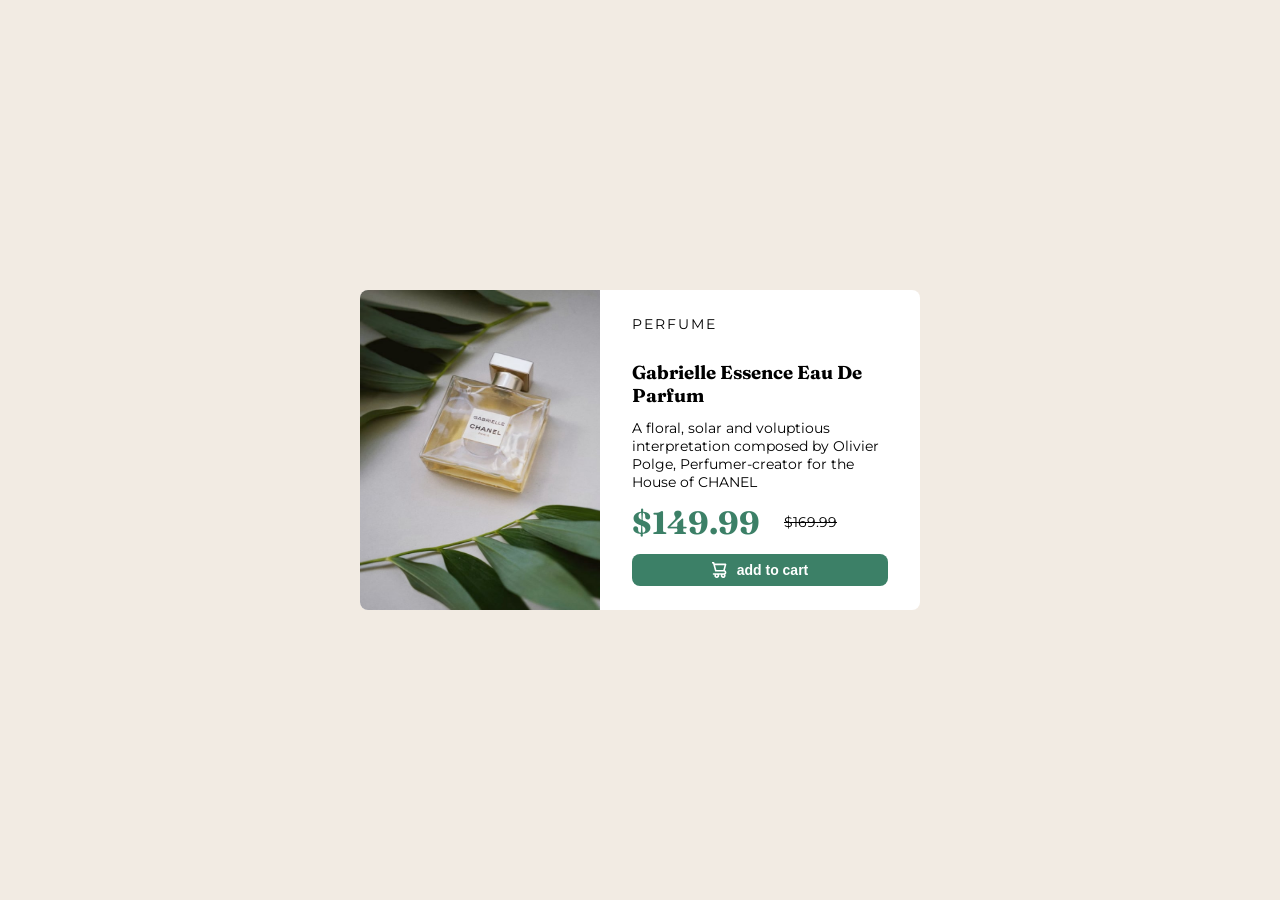
<file: index.html>
<!DOCTYPE html>
<html lang="en">
<head>
  <meta charset="UTF-8">
  <meta name="viewport" content="width=device-width, initial-scale=1.0"> <!-- displays site properly based on user's device -->
  <link rel="icon" type="image/png" sizes="32x32" href="./images/favicon-32x32.png">
  <link rel="stylesheet" href="./public/style.css">
  <title>Frontend Mentor | Product preview card component</title>

</head>
<body>
  <div class="container">
    <img src="./images/image-product-desktop.jpg" alt="">
    <div class="product-info">
      <p id="product">Perfume</p>
      <h3>Gabrielle Essence Eau De Parfum</h3>
      <p>A floral, solar and voluptious interpretation composed by Olivier Polge, 
        Perfumer-creator for the House of CHANEL
      </p>
      <div class="pricing">
        <p id="discount-price">$149.99</p>
        <p id="actual-price">$169.99</p>
      </div>
      <button><svg width="15" height="16" xmlns="http://www.w3.org/2000/svg"><path d="M14.383 10.388a2.397 2.397 0 0 0-1.518-2.222l1.494-5.593a.8.8 0 0 0-.144-.695.8.8 0 0 0-.631-.28H2.637L2.373.591A.8.8 0 0 0 1.598 0H0v1.598h.983l1.982 7.4a.8.8 0 0 0 .799.59h8.222a.8.8 0 0 1 0 1.599H1.598a.8.8 0 1 0 0 1.598h.943a2.397 2.397 0 1 0 4.507 0h1.885a2.397 2.397 0 1 0 4.331-.376 2.397 2.397 0 0 0 1.12-2.021ZM11.26 7.99H4.395L3.068 3.196h9.477L11.26 7.991Zm-6.465 6.392a.8.8 0 1 1 0-1.598.8.8 0 0 1 0 1.598Zm6.393 0a.8.8 0 1 1 0-1.598.8.8 0 0 1 0 1.598Z" fill="#FFF"/></svg>add to cart</button>
      
    </div>
  </div>
</body>
</html>
</file>
<file: public/style.css>
/* Importing Google Fonts */
@import url('https://fonts.googleapis.com/css2?family=Montserrat:wght@100..900&display=swap');
@import url('https://fonts.googleapis.com/css2?family=Fraunces:opsz,wght@9..144,100..900&display=swap');

/* Global Styles */
* {
    margin: 0;
    padding: 0;
    box-sizing: border-box;
}

/* Root Variables */
:root {
    --dark-cyan: hsl(158, 36%, 37%);
    --cream: hsl(30, 38%, 92%);
    --dark-blue: hsl(212, 21%, 14%);
    --grayish-blue: hsl(228, 12%, 48%);
    --white: hsl(0, 0%, 100%);
}

/* Body Styling */
body {
    background-color: var(--cream);
    display: grid;
    place-content: center;
    min-height: 100vh;
}

/* Typography */
p {
    font-size: 14px;
    font-family: 'Montserrat', sans-serif;
}

h3 {
    font-family: 'Fraunces', serif;
    font-weight: 700;
}

/* Container Styling */
.container {
    width: 35rem;
    height: 20rem;
    background-color: var(--white);
    display: flex;
    border-radius: 8px;
}

/* Image Styling */
.container img {
    flex-basis: 50%;
    border-radius: 8px 0 0 8px;
}

/* Product Info Styling */
.product-info {
    flex-basis: 50%;
    display: flex;
    flex-direction: column;
    align-items: flex-start;
    justify-content: center;
    padding: 2rem;
    gap: 0.75rem;
}

/* Product Category Styling */
#product {
    margin-bottom: 1rem;
    text-transform: uppercase;
    letter-spacing: 2px;
    font-family: 'Montserrat', sans-serif;
}

/* Button Styling */
button {
    padding: 0.5rem 2rem;
    background-color: var(--dark-cyan);
    font-size: 14px;
    color: var(--white);
    border-radius: 8px;
    border: none;
    display: flex;
    align-items: center;
    justify-content: center;
    gap: 10px;
    font-weight: 700;
    width: 16rem;
    outline: none;
    cursor: pointer;
}

button:hover {
    background-color: var(--grayish-blue);
}

/* Pricing Styling */
.pricing {
    display: flex;
    align-items: center;
    gap: 1.5rem;
}

#discount-price {
    font-family: 'Fraunces', serif;
    font-weight: 700;
    color: var(--dark-cyan);
    font-size: 2rem;
}

#actual-price {
    text-decoration: line-through;
}
</file>
